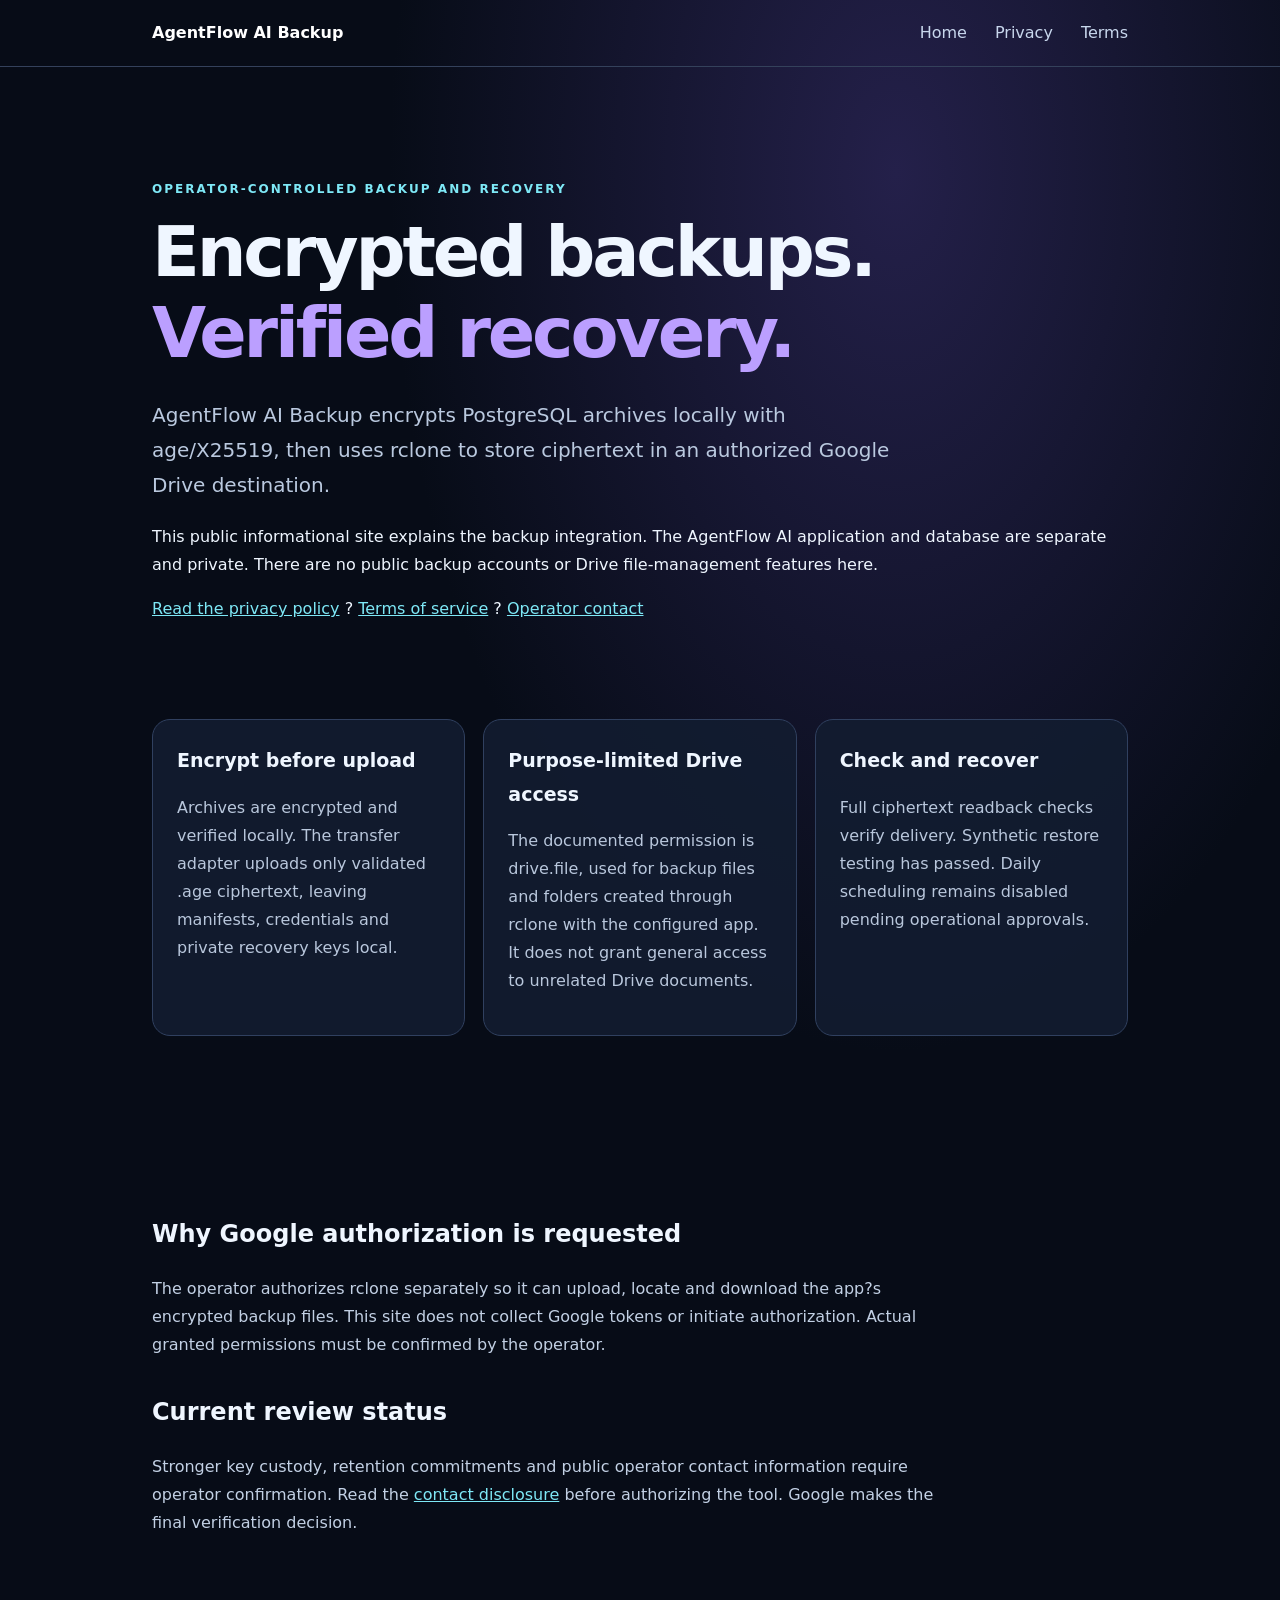
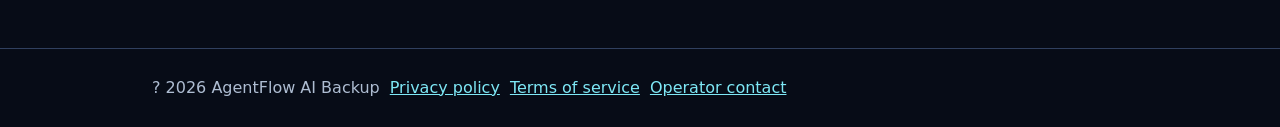
<file: index.html>
<!doctype html>
<html lang="en"><head><meta charset="utf-8"><meta name="viewport" content="width=device-width,initial-scale=1"><meta name="description" content="Operator-controlled encrypted PostgreSQL backups to Google Drive, explained by AgentFlow AI Backup."><title>Encrypted backup and recovery | AgentFlow AI Backup</title><link rel="stylesheet" href="/style.css"></head>
<body><header><div class="wrap nav"><a class="logo" href="/">AgentFlow AI Backup</a><nav aria-label="Main navigation"><a href="/">Home</a><a href="/privacy">Privacy</a><a href="/terms">Terms</a></nav></div></header><main><div class="wrap"><section class="hero"><p class="overline">Operator-controlled backup and recovery</p><h1>Encrypted backups.<br><span>Verified recovery.</span></h1><p class="lead">AgentFlow AI Backup encrypts PostgreSQL archives locally with age/X25519, then uses rclone to store ciphertext in an authorized Google Drive destination.</p><p>This public informational site explains the backup integration. The AgentFlow AI application and database are separate and private. There are no public backup accounts or Drive file-management features here.</p><p><a href="/privacy">Read the privacy policy</a> ? <a href="/terms">Terms of service</a> ? <a href="/privacy#contact">Operator contact</a></p></section><section class="cards"><article class="card"><h2>Encrypt before upload</h2><p>Archives are encrypted and verified locally. The transfer adapter uploads only validated .age ciphertext, leaving manifests, credentials and private recovery keys local.</p></article><article class="card"><h2>Purpose-limited Drive access</h2><p>The documented permission is drive.file, used for backup files and folders created through rclone with the configured app. It does not grant general access to unrelated Drive documents.</p></article><article class="card"><h2>Check and recover</h2><p>Full ciphertext readback checks verify delivery. Synthetic restore testing has passed. Daily scheduling remains disabled pending operational approvals.</p></article></section><section class="doc"><h2>Why Google authorization is requested</h2><p>The operator authorizes rclone separately so it can upload, locate and download the app?s encrypted backup files. This site does not collect Google tokens or initiate authorization. Actual granted permissions must be confirmed by the operator.</p><h2>Current review status</h2><p>Stronger key custody, retention commitments and public operator contact information require operator confirmation. Read the <a href="/privacy#contact">contact disclosure</a> before authorizing the tool. Google makes the final verification decision.</p></section></div></main><footer><div class="wrap">? 2026 AgentFlow AI Backup<a href="/privacy">Privacy policy</a><a href="/terms">Terms of service</a><a href="/privacy#contact">Operator contact</a></div></footer></body></html>
</file>
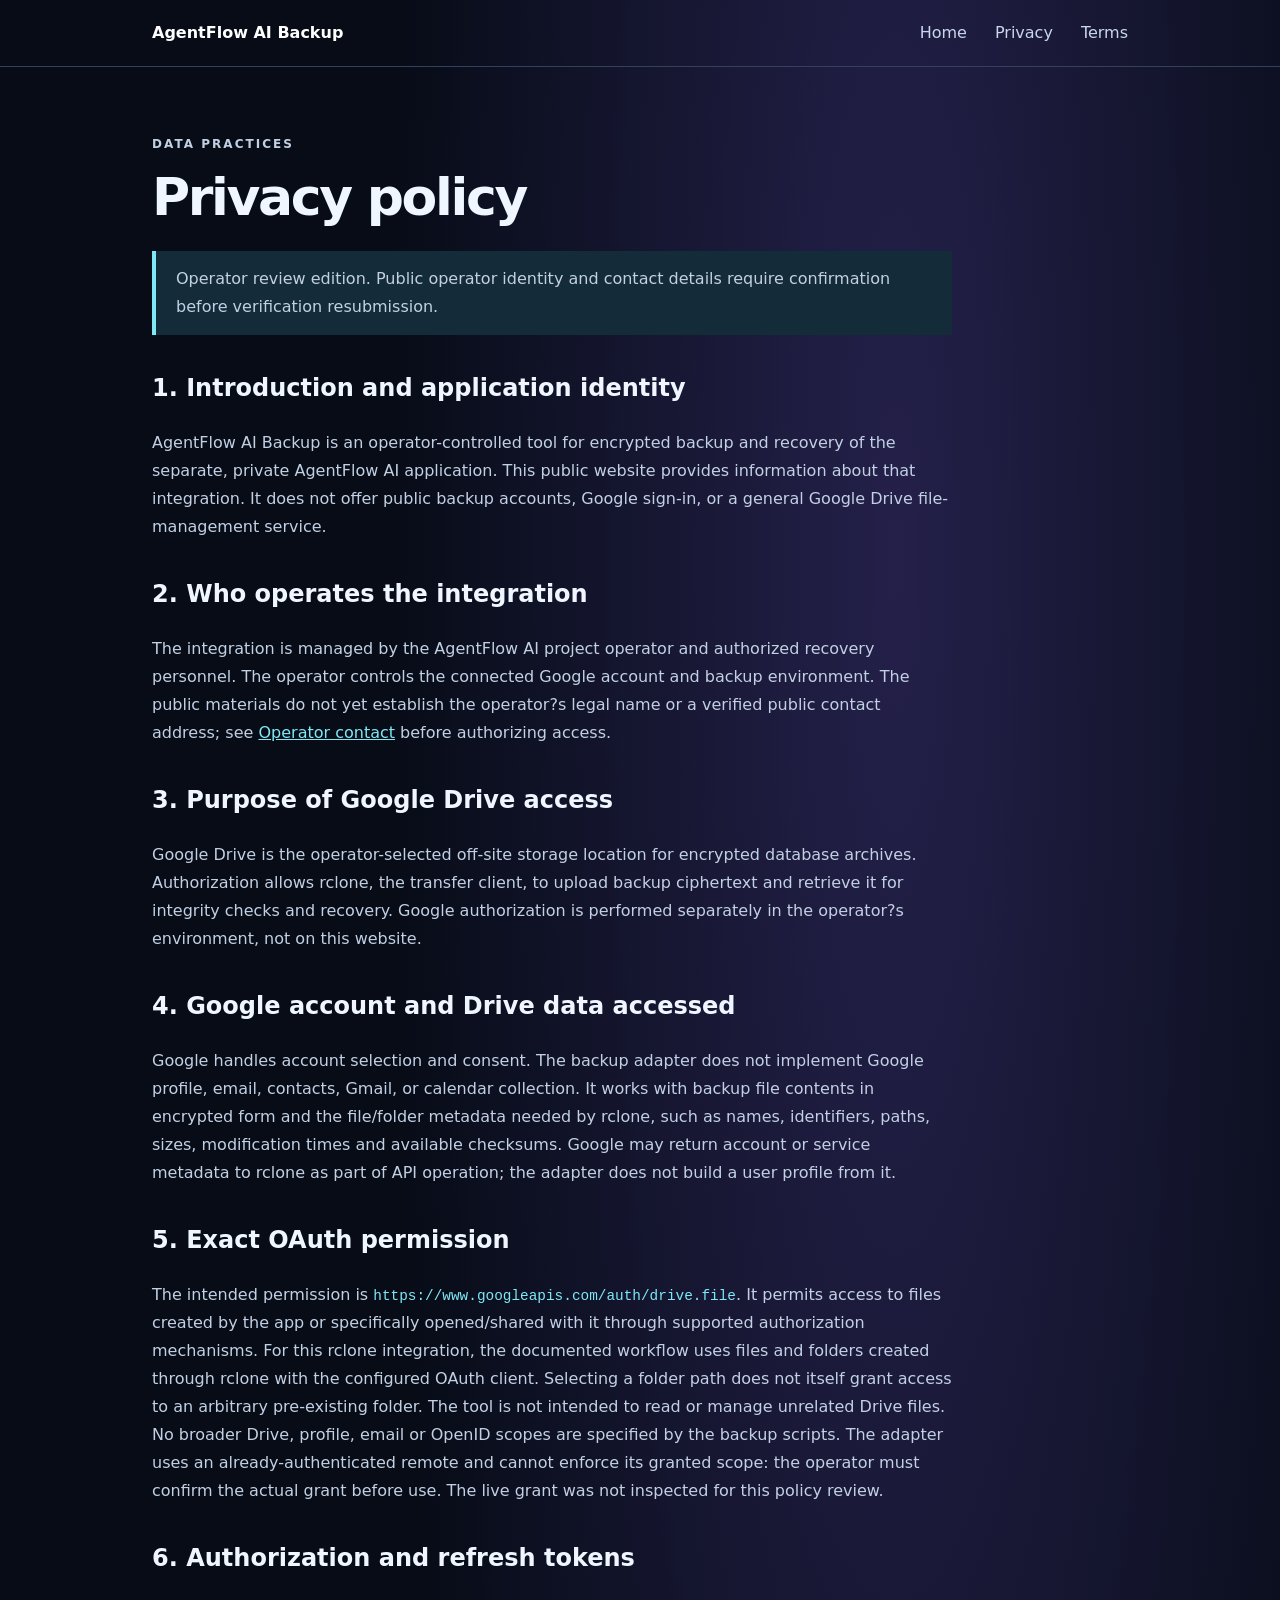
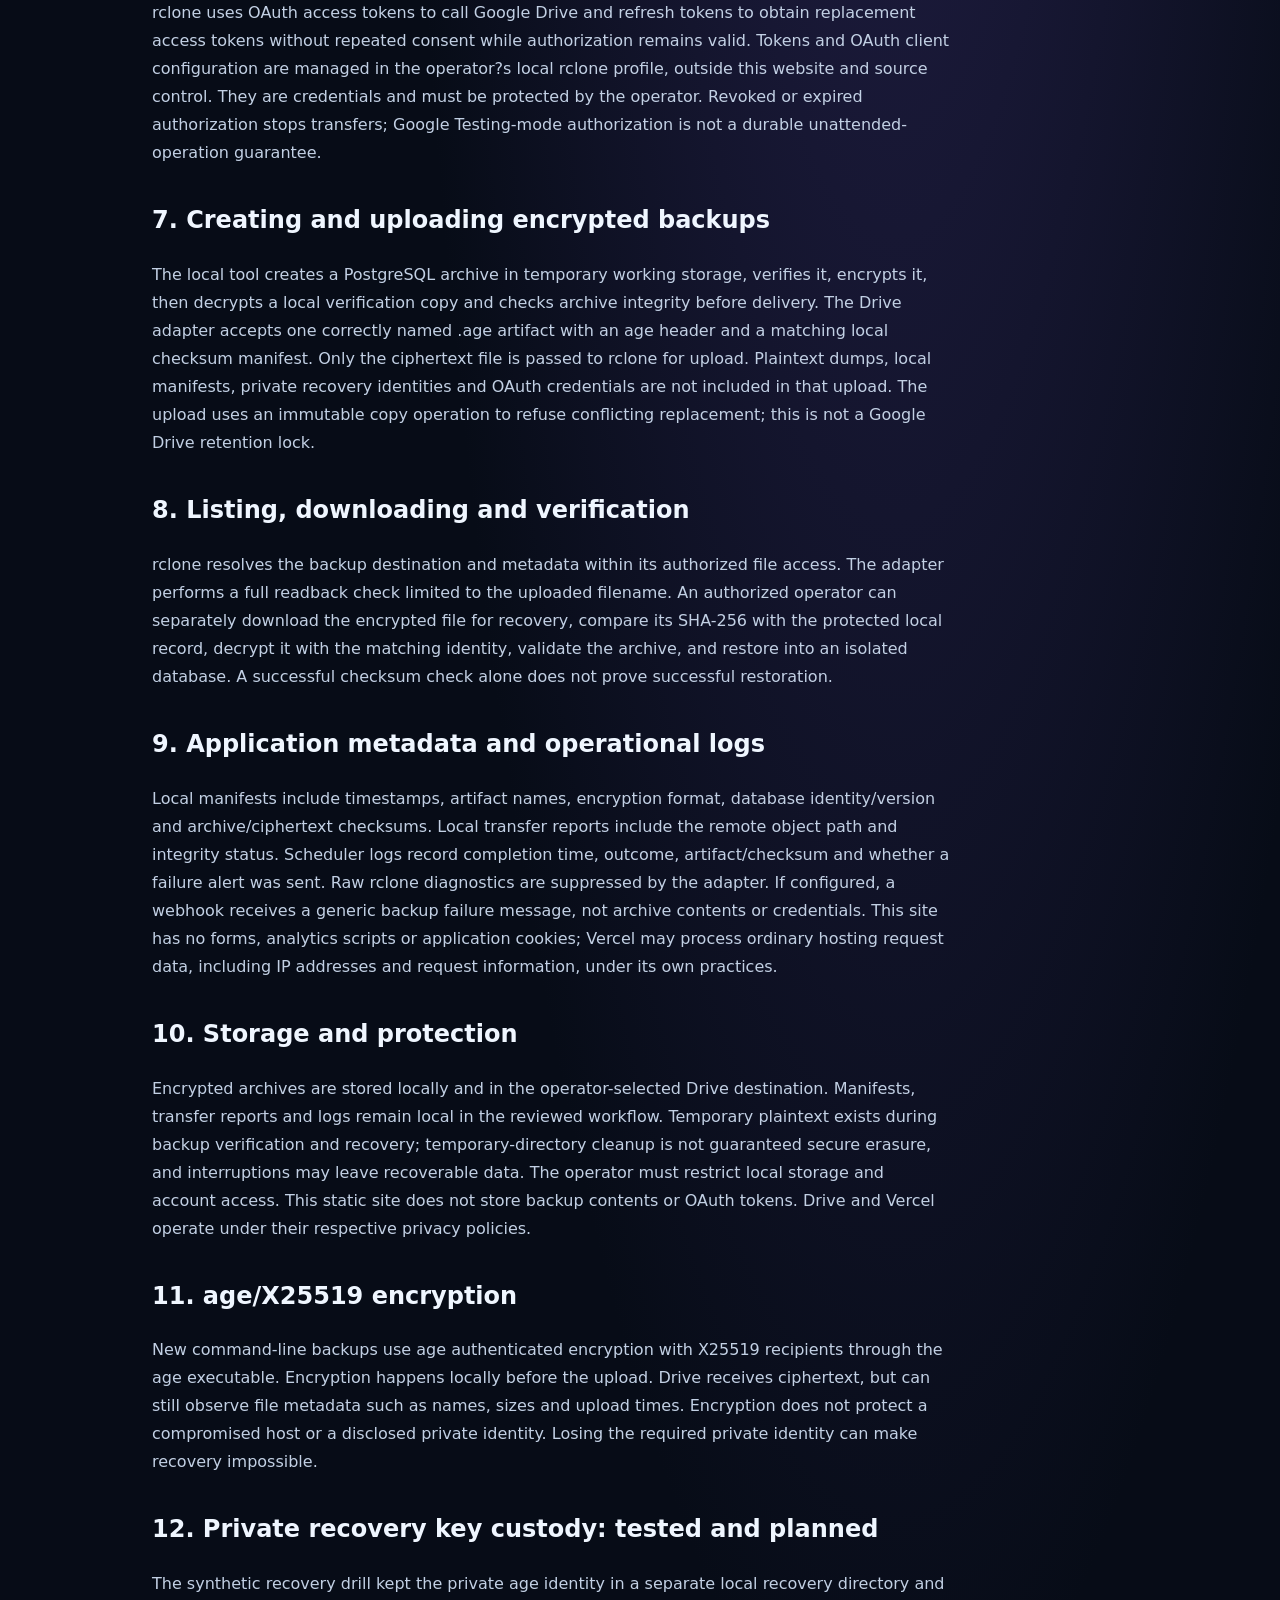
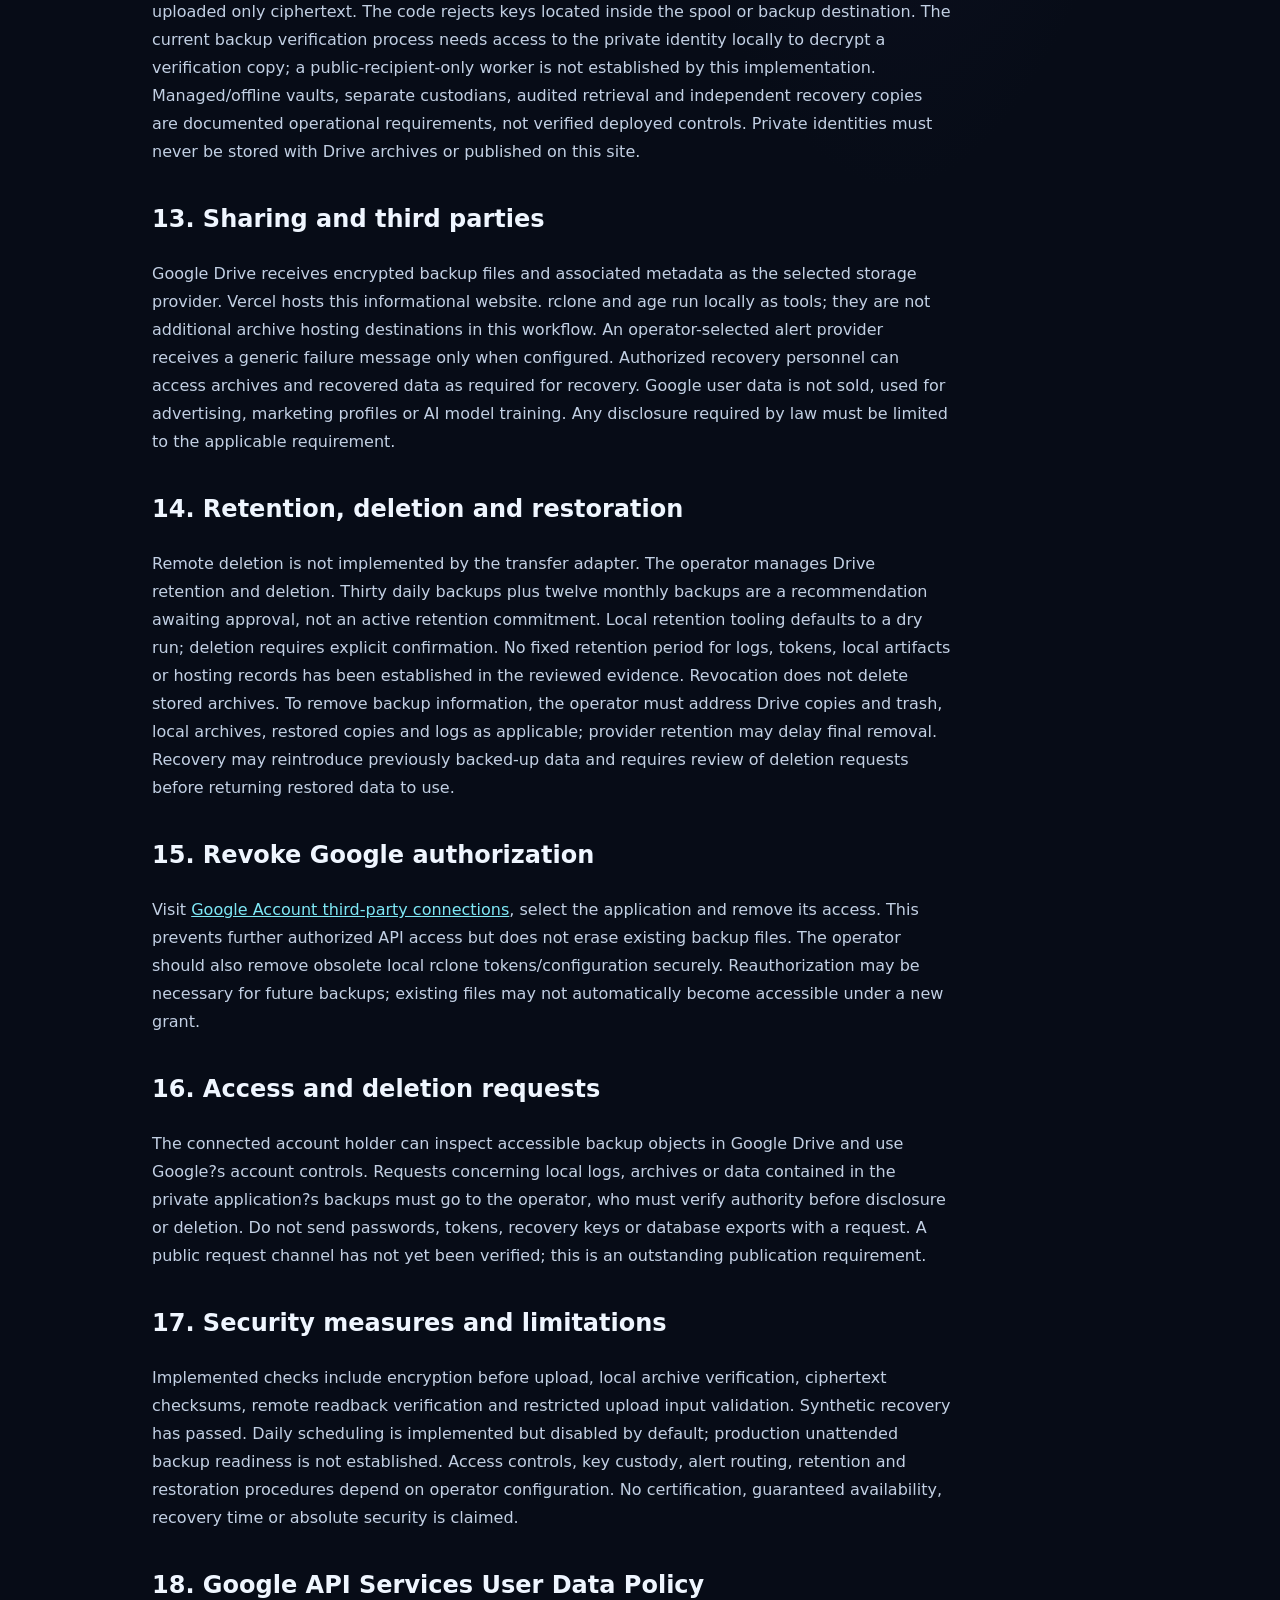
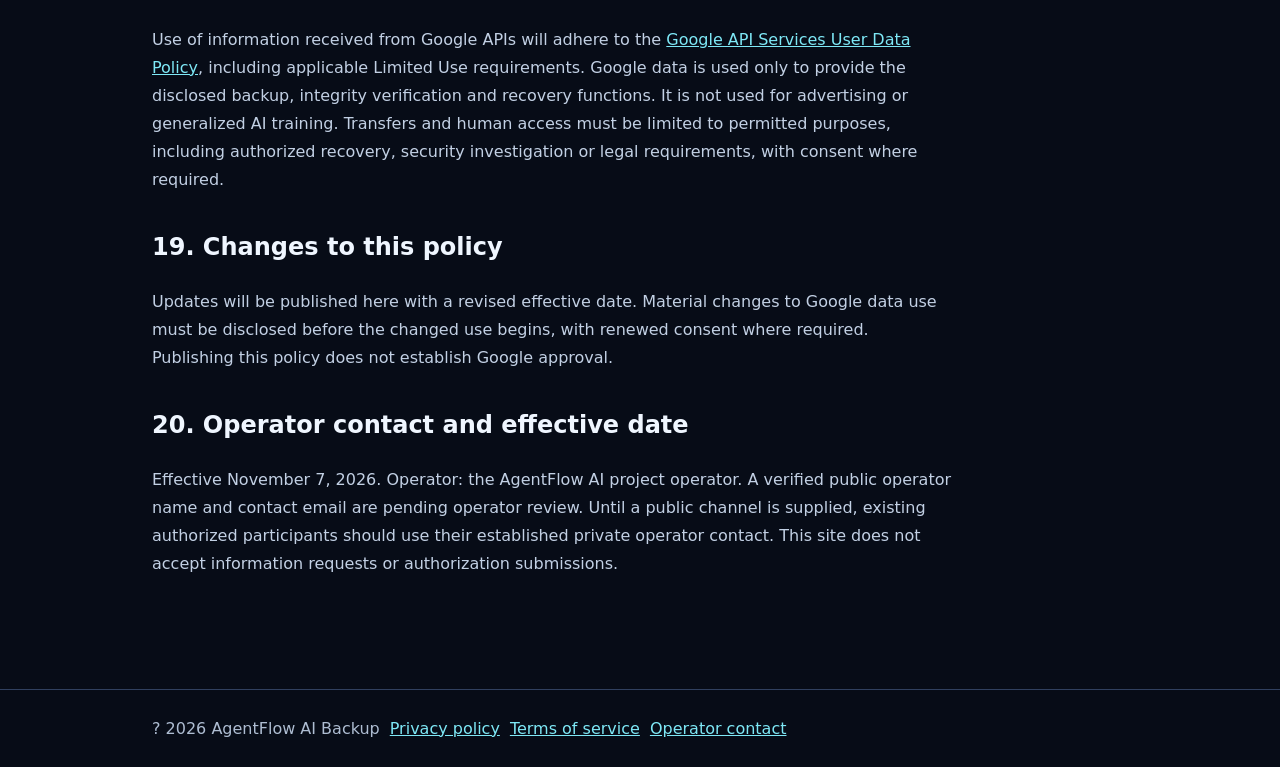
<file: privacy.html>
<!doctype html>
<html lang="en"><head><meta charset="utf-8"><meta name="viewport" content="width=device-width,initial-scale=1"><meta name="description" content="How AgentFlow AI Backup accesses, uses, stores and shares Google Drive backup data."><title>Privacy policy | AgentFlow AI Backup</title><link rel="stylesheet" href="/style.css"></head>
<body><header><div class="wrap nav"><a class="logo" href="/">AgentFlow AI Backup</a><nav aria-label="Main navigation"><a href="/">Home</a><a href="/privacy">Privacy</a><a href="/terms">Terms</a></nav></div></header><main><div class="wrap"><article class="doc"><p class="overline">Data practices</p><h1>Privacy policy</h1><p class="notice">Operator review edition. Public operator identity and contact details require confirmation before verification resubmission.</p><section><h2>1. Introduction and application identity</h2><p>AgentFlow AI Backup is an operator-controlled tool for encrypted backup and recovery of the separate, private AgentFlow AI application. This public website provides information about that integration. It does not offer public backup accounts, Google sign-in, or a general Google Drive file-management service.</p></section>
<section><h2>2. Who operates the integration</h2><p>The integration is managed by the AgentFlow AI project operator and authorized recovery personnel. The operator controls the connected Google account and backup environment. The public materials do not yet establish the operator?s legal name or a verified public contact address; see <a href="#contact">Operator contact</a> before authorizing access.</p></section>
<section><h2>3. Purpose of Google Drive access</h2><p>Google Drive is the operator-selected off-site storage location for encrypted database archives. Authorization allows rclone, the transfer client, to upload backup ciphertext and retrieve it for integrity checks and recovery. Google authorization is performed separately in the operator?s environment, not on this website.</p></section>
<section><h2>4. Google account and Drive data accessed</h2><p>Google handles account selection and consent. The backup adapter does not implement Google profile, email, contacts, Gmail, or calendar collection. It works with backup file contents in encrypted form and the file/folder metadata needed by rclone, such as names, identifiers, paths, sizes, modification times and available checksums. Google may return account or service metadata to rclone as part of API operation; the adapter does not build a user profile from it.</p></section>
<section><h2>5. Exact OAuth permission</h2><p>The intended permission is <code>https://www.googleapis.com/auth/drive.file</code>. It permits access to files created by the app or specifically opened/shared with it through supported authorization mechanisms. For this rclone integration, the documented workflow uses files and folders created through rclone with the configured OAuth client. Selecting a folder path does not itself grant access to an arbitrary pre-existing folder. The tool is not intended to read or manage unrelated Drive files. No broader Drive, profile, email or OpenID scopes are specified by the backup scripts. The adapter uses an already-authenticated remote and cannot enforce its granted scope: the operator must confirm the actual grant before use. The live grant was not inspected for this policy review.</p></section>
<section><h2>6. Authorization and refresh tokens</h2><p>rclone uses OAuth access tokens to call Google Drive and refresh tokens to obtain replacement access tokens without repeated consent while authorization remains valid. Tokens and OAuth client configuration are managed in the operator?s local rclone profile, outside this website and source control. They are credentials and must be protected by the operator. Revoked or expired authorization stops transfers; Google Testing-mode authorization is not a durable unattended-operation guarantee.</p></section>
<section><h2>7. Creating and uploading encrypted backups</h2><p>The local tool creates a PostgreSQL archive in temporary working storage, verifies it, encrypts it, then decrypts a local verification copy and checks archive integrity before delivery. The Drive adapter accepts one correctly named .age artifact with an age header and a matching local checksum manifest. Only the ciphertext file is passed to rclone for upload. Plaintext dumps, local manifests, private recovery identities and OAuth credentials are not included in that upload. The upload uses an immutable copy operation to refuse conflicting replacement; this is not a Google Drive retention lock.</p></section>
<section><h2>8. Listing, downloading and verification</h2><p>rclone resolves the backup destination and metadata within its authorized file access. The adapter performs a full readback check limited to the uploaded filename. An authorized operator can separately download the encrypted file for recovery, compare its SHA-256 with the protected local record, decrypt it with the matching identity, validate the archive, and restore into an isolated database. A successful checksum check alone does not prove successful restoration.</p></section>
<section><h2>9. Application metadata and operational logs</h2><p>Local manifests include timestamps, artifact names, encryption format, database identity/version and archive/ciphertext checksums. Local transfer reports include the remote object path and integrity status. Scheduler logs record completion time, outcome, artifact/checksum and whether a failure alert was sent. Raw rclone diagnostics are suppressed by the adapter. If configured, a webhook receives a generic backup failure message, not archive contents or credentials. This site has no forms, analytics scripts or application cookies; Vercel may process ordinary hosting request data, including IP addresses and request information, under its own practices.</p></section>
<section><h2>10. Storage and protection</h2><p>Encrypted archives are stored locally and in the operator-selected Drive destination. Manifests, transfer reports and logs remain local in the reviewed workflow. Temporary plaintext exists during backup verification and recovery; temporary-directory cleanup is not guaranteed secure erasure, and interruptions may leave recoverable data. The operator must restrict local storage and account access. This static site does not store backup contents or OAuth tokens. Drive and Vercel operate under their respective privacy policies.</p></section>
<section><h2>11. age/X25519 encryption</h2><p>New command-line backups use age authenticated encryption with X25519 recipients through the age executable. Encryption happens locally before the upload. Drive receives ciphertext, but can still observe file metadata such as names, sizes and upload times. Encryption does not protect a compromised host or a disclosed private identity. Losing the required private identity can make recovery impossible.</p></section>
<section><h2>12. Private recovery key custody: tested and planned</h2><p>The synthetic recovery drill kept the private age identity in a separate local recovery directory and uploaded only ciphertext. The code rejects keys located inside the spool or backup destination. The current backup verification process needs access to the private identity locally to decrypt a verification copy; a public-recipient-only worker is not established by this implementation. Managed/offline vaults, separate custodians, audited retrieval and independent recovery copies are documented operational requirements, not verified deployed controls. Private identities must never be stored with Drive archives or published on this site.</p></section>
<section><h2>13. Sharing and third parties</h2><p>Google Drive receives encrypted backup files and associated metadata as the selected storage provider. Vercel hosts this informational website. rclone and age run locally as tools; they are not additional archive hosting destinations in this workflow. An operator-selected alert provider receives a generic failure message only when configured. Authorized recovery personnel can access archives and recovered data as required for recovery. Google user data is not sold, used for advertising, marketing profiles or AI model training. Any disclosure required by law must be limited to the applicable requirement.</p></section>
<section><h2>14. Retention, deletion and restoration</h2><p>Remote deletion is not implemented by the transfer adapter. The operator manages Drive retention and deletion. Thirty daily backups plus twelve monthly backups are a recommendation awaiting approval, not an active retention commitment. Local retention tooling defaults to a dry run; deletion requires explicit confirmation. No fixed retention period for logs, tokens, local artifacts or hosting records has been established in the reviewed evidence. Revocation does not delete stored archives. To remove backup information, the operator must address Drive copies and trash, local archives, restored copies and logs as applicable; provider retention may delay final removal. Recovery may reintroduce previously backed-up data and requires review of deletion requests before returning restored data to use.</p></section>
<section><h2>15. Revoke Google authorization</h2><p>Visit <a href="https://myaccount.google.com/connections">Google Account third-party connections</a>, select the application and remove its access. This prevents further authorized API access but does not erase existing backup files. The operator should also remove obsolete local rclone tokens/configuration securely. Reauthorization may be necessary for future backups; existing files may not automatically become accessible under a new grant.</p></section>
<section><h2>16. Access and deletion requests</h2><p>The connected account holder can inspect accessible backup objects in Google Drive and use Google?s account controls. Requests concerning local logs, archives or data contained in the private application?s backups must go to the operator, who must verify authority before disclosure or deletion. Do not send passwords, tokens, recovery keys or database exports with a request. A public request channel has not yet been verified; this is an outstanding publication requirement.</p></section>
<section><h2>17. Security measures and limitations</h2><p>Implemented checks include encryption before upload, local archive verification, ciphertext checksums, remote readback verification and restricted upload input validation. Synthetic recovery has passed. Daily scheduling is implemented but disabled by default; production unattended backup readiness is not established. Access controls, key custody, alert routing, retention and restoration procedures depend on operator configuration. No certification, guaranteed availability, recovery time or absolute security is claimed.</p></section>
<section><h2>18. Google API Services User Data Policy</h2><p>Use of information received from Google APIs will adhere to the <a href="https://developers.google.com/terms/api-services-user-data-policy">Google API Services User Data Policy</a>, including applicable Limited Use requirements. Google data is used only to provide the disclosed backup, integrity verification and recovery functions. It is not used for advertising or generalized AI training. Transfers and human access must be limited to permitted purposes, including authorized recovery, security investigation or legal requirements, with consent where required.</p></section>
<section><h2>19. Changes to this policy</h2><p>Updates will be published here with a revised effective date. Material changes to Google data use must be disclosed before the changed use begins, with renewed consent where required. Publishing this policy does not establish Google approval.</p></section>
<section><h2>20. Operator contact and effective date</h2><p><span id="contact"></span>Effective November 7, 2026. Operator: the AgentFlow AI project operator. A verified public operator name and contact email are pending operator review. Until a public channel is supplied, existing authorized participants should use their established private operator contact. This site does not accept information requests or authorization submissions.</p></section>
</article></div></main><footer><div class="wrap">? 2026 AgentFlow AI Backup<a href="/privacy">Privacy policy</a><a href="/terms">Terms of service</a><a href="/privacy#contact">Operator contact</a></div></footer></body></html>
</file>
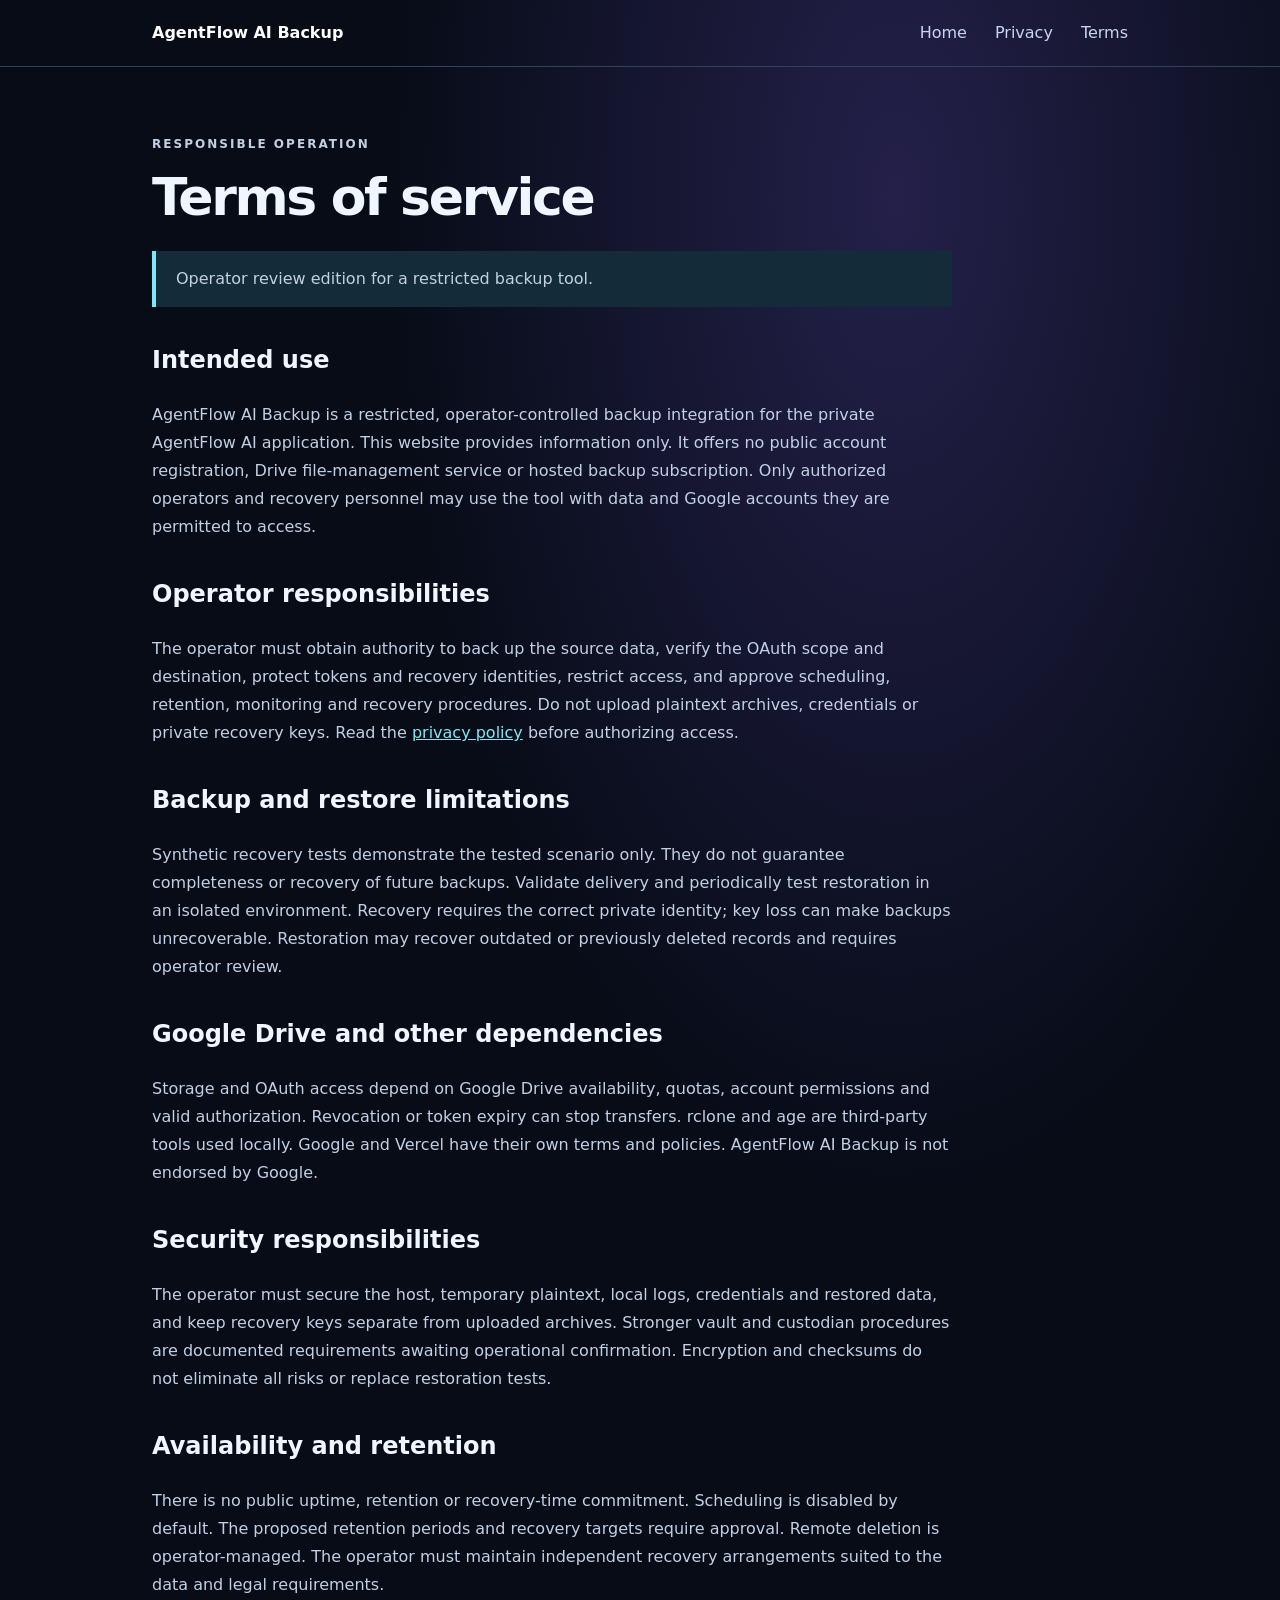
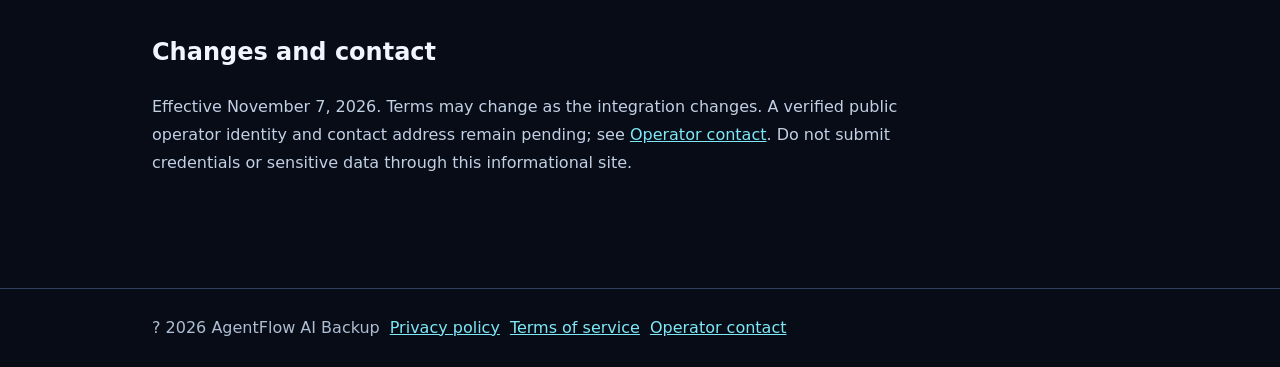
<file: terms.html>
<!doctype html>
<html lang="en"><head><meta charset="utf-8"><meta name="viewport" content="width=device-width,initial-scale=1"><meta name="description" content="Usage, security and recovery responsibilities for AgentFlow AI Backup."><title>Terms of service | AgentFlow AI Backup</title><link rel="stylesheet" href="/style.css"></head>
<body><header><div class="wrap nav"><a class="logo" href="/">AgentFlow AI Backup</a><nav aria-label="Main navigation"><a href="/">Home</a><a href="/privacy">Privacy</a><a href="/terms">Terms</a></nav></div></header><main><div class="wrap"><article class="doc"><p class="overline">Responsible operation</p><h1>Terms of service</h1><p class="notice">Operator review edition for a restricted backup tool.</p><section><h2>Intended use</h2><p>AgentFlow AI Backup is a restricted, operator-controlled backup integration for the private AgentFlow AI application. This website provides information only. It offers no public account registration, Drive file-management service or hosted backup subscription. Only authorized operators and recovery personnel may use the tool with data and Google accounts they are permitted to access.</p></section><section><h2>Operator responsibilities</h2><p>The operator must obtain authority to back up the source data, verify the OAuth scope and destination, protect tokens and recovery identities, restrict access, and approve scheduling, retention, monitoring and recovery procedures. Do not upload plaintext archives, credentials or private recovery keys. Read the <a href="/privacy">privacy policy</a> before authorizing access.</p></section><section><h2>Backup and restore limitations</h2><p>Synthetic recovery tests demonstrate the tested scenario only. They do not guarantee completeness or recovery of future backups. Validate delivery and periodically test restoration in an isolated environment. Recovery requires the correct private identity; key loss can make backups unrecoverable. Restoration may recover outdated or previously deleted records and requires operator review.</p></section><section><h2>Google Drive and other dependencies</h2><p>Storage and OAuth access depend on Google Drive availability, quotas, account permissions and valid authorization. Revocation or token expiry can stop transfers. rclone and age are third-party tools used locally. Google and Vercel have their own terms and policies. AgentFlow AI Backup is not endorsed by Google.</p></section><section><h2>Security responsibilities</h2><p>The operator must secure the host, temporary plaintext, local logs, credentials and restored data, and keep recovery keys separate from uploaded archives. Stronger vault and custodian procedures are documented requirements awaiting operational confirmation. Encryption and checksums do not eliminate all risks or replace restoration tests.</p></section><section><h2>Availability and retention</h2><p>There is no public uptime, retention or recovery-time commitment. Scheduling is disabled by default. The proposed retention periods and recovery targets require approval. Remote deletion is operator-managed. The operator must maintain independent recovery arrangements suited to the data and legal requirements.</p></section><section><h2>Changes and contact</h2><p>Effective November 7, 2026. Terms may change as the integration changes. A verified public operator identity and contact address remain pending; see <a href="/privacy#contact">Operator contact</a>. Do not submit credentials or sensitive data through this informational site.</p></section></article></div></main><footer><div class="wrap">? 2026 AgentFlow AI Backup<a href="/privacy">Privacy policy</a><a href="/terms">Terms of service</a><a href="/privacy#contact">Operator contact</a></div></footer></body></html>
</file>
<file: style.css>
*{box-sizing:border-box}body{margin:0;background:radial-gradient(ellipse at 70% 10%,#24204a,transparent 40%),#070c17;color:#eff6ff;font:16px/1.75 system-ui,sans-serif}a{color:#7ee8f6}a:focus-visible{outline:3px solid #7ee8f6;outline-offset:3px}.wrap{max-width:1020px;margin:auto;padding:0 22px}header{border-bottom:1px solid #34415b}.nav{display:flex;justify-content:space-between;align-items:center;gap:12px;padding:19px 22px;flex-wrap:wrap}.logo{color:white;font-weight:800;text-decoration:none}nav a{margin-left:20px;text-decoration:none;color:#c8d7ed}.hero{padding:100px 0 50px}.overline{color:#7ee8f6;letter-spacing:.17em;text-transform:uppercase;font-size:12px;font-weight:700}h1{font-size:clamp(38px,5.5vw,70px);line-height:1.16;letter-spacing:-.045em;margin:8px 0 24px}h1 span{color:#bb9fff}.lead{max-width:750px;color:#bac9df;font-size:20px}.cards{display:grid;grid-template-columns:repeat(3,1fr);gap:18px;margin:30px 0 90px}.card{background:#121c30e6;border:1px solid #30405f;border-radius:18px;padding:24px}.card h2{font-size:19px;margin-top:0}.card p{color:#b9c7dc}.doc{padding-top:55px;padding-bottom:95px;max-width:800px}.doc h1{font-size:clamp(35px,5vw,52px)}.doc p,.doc li{color:#c2d0e4}.doc h2{margin-top:32px}.notice{background:#142b3a;border-left:4px solid #7ee8f6;padding:14px 20px}footer{border-top:1px solid #30405f;padding:25px 0;color:#aebdd2}footer a{margin-left:15px}main{min-height:75vh}@media(max-width:700px){.cards{grid-template-columns:1fr}.hero{padding-top:65px}nav a{margin-left:10px}}
/* Keep long scope URLs and document links within narrow screens. */
.doc{overflow-wrap:anywhere}.doc code{font-size:.9em;color:#7ee8f6}section{scroll-margin-top:24px}nav{display:flex;flex-wrap:wrap;gap:8px}footer .wrap{display:flex;flex-wrap:wrap;gap:10px}footer a{margin-left:0}@media(max-width:400px){.wrap{padding-left:16px;padding-right:16px}.nav{padding:16px}nav a{margin-left:0;margin-right:12px}}
</file>
